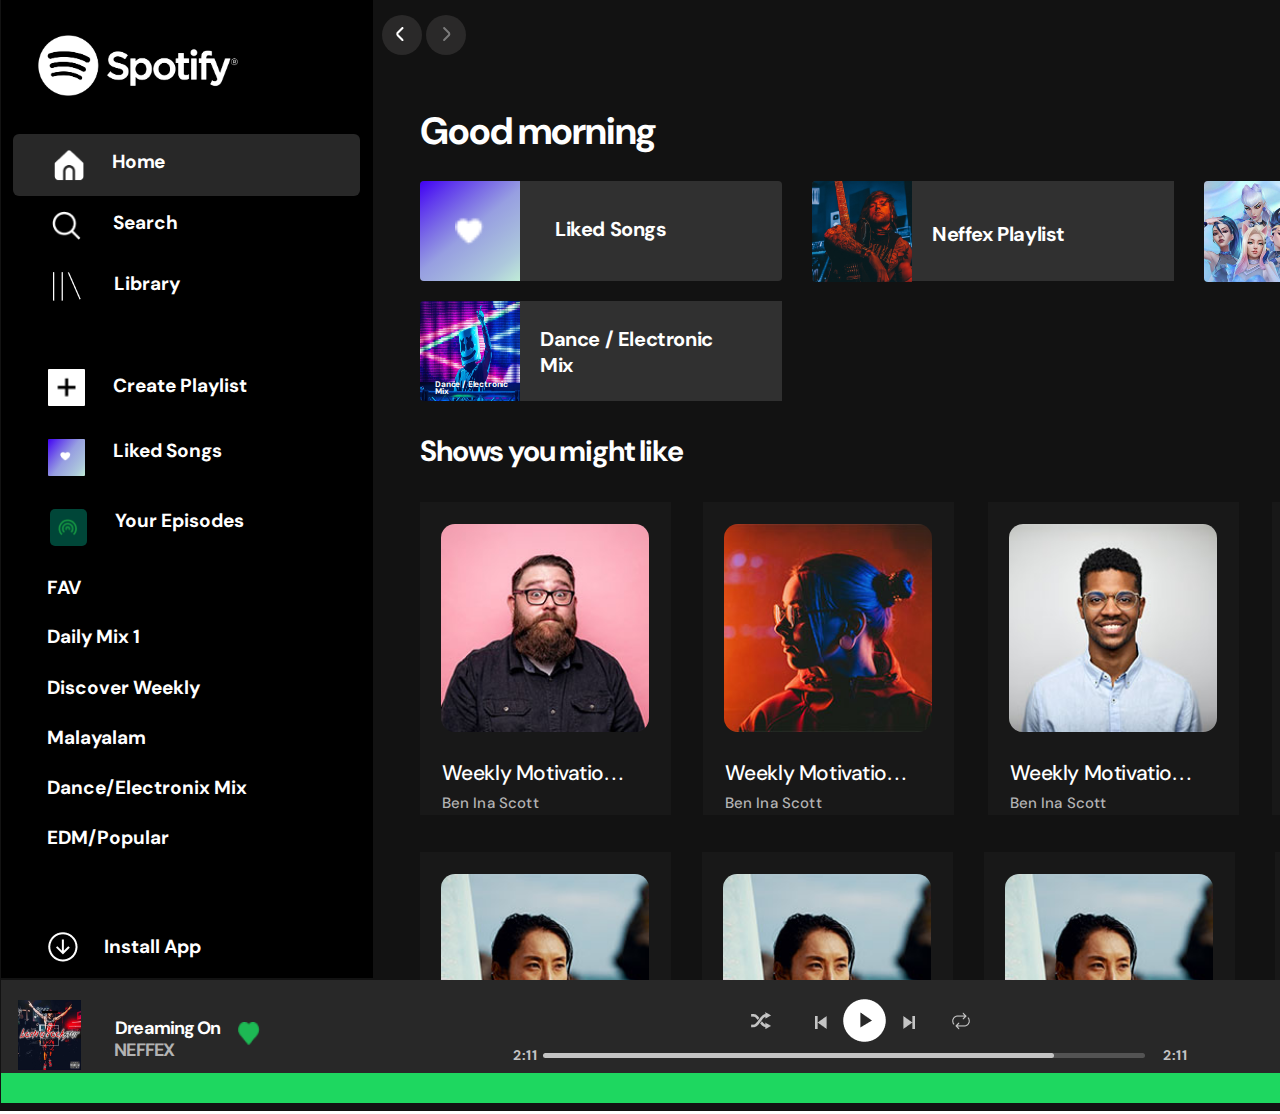
<file: index.html>
<!DOCTYPE html>
<html lang="en">
    <head>
        <meta charset="UTF-8">
        <meta name="viewport" content="width=device-width, initial-scale=1.0">
        <title>Spotify UI</title>
        <link rel="stylesheet" href="./styles.css">
        <link rel="stylesheet" href="https://cdn.jsdelivr.net/npm/boxicons@latest/css/boxicons.min.css">
    </head>
    <body>
        <div class="container">

            <div class="left-container">
                <img src="./Assets/Spotify logo.png" alt="logo">
                <div class="group1">
                    <div class="home">
                        <div class="image">
                            <img src="./Assets/fi-ss-home.png">
                        </div>
                        <div class="text">
                            <p>Home</p>
                        </div>
                    </div>
                    <div class="search">
                        <img src="./Assets/search png.png" alt>
                        <p>Search</p>
                    </div>
                    <div class="lib">
                        <img src="./Assets/library.png">
                        <p>Library</p>
                    </div>
                </div>
                <!-- Left Options Middle -->
                <div class="middle-op-container">
                    <div class="plus-container">
                        <img src="./Assets/fi-ss-plus-small.png" alt>
                        <p><a style="text-decoration: none; color: #ffffff;" href="./page2.html">Create Playlist</a></p>
                    </div>
                    <div class="heart-container">
                        <img src="./Assets/fi-ss-heart.png" alt>
                        <p>Liked Songs</p>
                    </div>
                    <div class="podcast-container">
                        <img src="./Assets/gg_media-podcast.png" alt>
                        <p>Your Episodes</p>
                    </div>
                </div>
                <!-- Playlist -->
                <div class="play-list">
                    <p id="fav">FAV</p>
                    <p id="daily">Daily Mix 1</p>
                    <p id="disc">Discover Weekly</p>
                    <p id="mal">Malayalam</p>
                    <p id="dan">Dance/Electronix Mix</p>
                    <p id="edm">EDM/Popular</p>
                </div>
                <div class="install-container">
                    <img src="./Assets/grommet-icons_install-option.png" alt>
                    <button>Install App</button>
                </div>
            </div>
            <!-- Right Section -->
            <div class="footer-container">
                <div class="album">
                    <img src="./Assets/album bottom.jpeg" alt>
                    <p id="dreaming">Dreaming On</p>
                    <p id="nefex">NEFFEX</p>
                    <img id="heartg" src="./Assets/heart green.png" alt>
                </div>
                <div class="player-options">
                    <img id="raphael_shuffle" src="./Assets/player icons/raphael_shuffle.png" alt="">
                    <div class="prev-container">
                        <img id="skip-prev" src="./Assets/player icons/bx_bx-skip-previous.png" alt="">
                    </div>
                    <div class="play-container">
                        <img id="play-btn" src="./Assets/player icons/gridicons_play.png" alt="">
                    </div>
                    <div class="next-container">
                        <img id="skip-next" src="./Assets/player icons/bx_bx-skip-previous.png" alt="">
                    </div>
                    <div class="repeat-container">
                        <img id="repeat" src="./Assets/player icons/fluent_arrow-repeat-all-20-regular.png" alt="">
                    </div>
                    <div class="progress-container">
                        <p id="first">2:11</p>
                        <p id="last">2:11</p>
                    </div>
                    <div class="pbar1">
                    </div>
                    <div class="pbar2">
                    </div>
                </div>
                <div class="right-options">
                    <div class="microphone-container">
                        <img src="./Assets/player option right/ph_microphone-stage.png" alt="">
                    </div>
                    <div class="queryque-container">
                        <img src="./Assets/player option right/carbon_query-queue.png" alt="">
                    </div>
                    <div class="laptop-container">
                        <img src="./Assets/player option right/carbon_laptop.png" alt="">
                    </div>
                    <div class="speaker-container">
                        <img src="./Assets/player option right/fluent_speaker-2-24-regular.png" alt="">
                    </div>
                    <div class="line-container">
                    </div>
                    <div class="arrow-diagonal-container">
                        <img src="./Assets/player option right/tabler_arrows-diagonal.png" alt="">
                    </div>
                </div>
                <div class="listening-devices">
                    <div class="foot-green">
                    </div>
                </div>
            </div>
            <div class="arrows-top-left">
                <button class="circle">
                    <img id="left-arr" src="./Assets/fi-rr-angle-small-left.png"
                        alt>
                </button>
                <button class="circle">
                    <img id="right-arr"
                        src="./Assets/fi-rr-angle-small-right.png" alt>
                </button>
            </div>
            <div class="user">
                <div class="user-container">
                    <img src="./Assets/user-img.png" alt>
                    <button>Angel</button>
                    <div class="caret-container">
                        <img src="./Assets/caret-down.png">
                    </div>
                </div>
            </div>
            <!-- Title & Playlist Section -->
            <section class="title-playlist">
                <p>Good morning</p>
                <div id="pl1" class="title-playlist-container">
                    <div class="heart-container">
                        <img src="./Assets/fi-ss-heart.png" alt>
                    </div>
                    <p>Liked Songs</p>
                </div>
                <div id="pl2" class="title-playlist-container">
                    <div class="plimg2-container">
                        <img src="./Assets/plimg2.jpeg" alt>
                    </div>
                    <p>Neffex Playlist</p>
                </div>
                <div id="pl3" class="title-playlist-container">
                    <div class="plimg3-container">
                        <img src="./Assets/plimg3.jpeg" alt>
                    </div>
                    <p>K/ DA</p>
                </div>
                <div id="pl4" class="title-playlist-container">
                    <div class="plimg4-container">
                        <img src="./Assets/plimg4.jpeg" alt>
                        <p>Dance / Electronic Mix</p>
                    </div>
                    <p>Dance / Electronic Mix</p>
                </div>
            </section>
            <p id="seeall">SEE ALL</p>
            <!-- HOME SECTION  -->
            <section class="home">
                <p>Shows you might like</p>
                <div class="artist-container">
                    <img src="./Assets/Artist 1.png" alt>
                    <p id="show-title">Weekly Motivatio<span>...</span></p>
                    <p id="show-speaker">Ben Ina Scott</p>
                </div>
                <div id="artist2" class="artist-container">
                    <img src="./Assets/Artist 2.png" alt>
                    <p id="show-title">Weekly Motivatio<span>...</span></p>
                    <p id="show-speaker">Ben Ina Scott</p>
                </div>
                <div id="artist3" class="artist-container">
                    <img src="./Assets/Artist 3.png" alt>
                    <p id="show-title">Weekly Motivatio<span>...</span></p>
                    <p id="show-speaker">Ben Ina Scott</p>
                </div>
                <div id="artist4" class="artist-container">
                    <img src="./Assets/Artist 4.png" alt>
                    <p id="show-title">Weekly Motivatio<span>...</span></p>
                    <p id="show-speaker">Ben Ina Scott</p>
                </div>
                <div id="artist5" class="artist-container">
                    <img src="./Assets/Artist 4.png" alt>
                    <p id="show-title">Weekly Motivatio<span>...</span></p>
                    <p id="show-speaker">Ben Ina Scott</p>
                </div>
                <div id="artist6" class="artist-container">
                    <img src="./Assets/Artist 4.png" alt>
                    <p id="show-title">Weekly Motivatio<span>...</span></p>
                    <p id="show-speaker">Ben Ina Scott</p>
                </div>
                <div id="artist7" class="artist-container">
                    <img src="./Assets/Artist 4.png" alt>
                    <p id="show-title">Weekly Motivatio<span>...</span></p>
                    <p id="show-speaker">Ben Ina Scott</p>
                </div>
                <div id="artist8" class="artist-container">
                    <img src="./Assets/Artist 4.png" alt>
                    <p id="show-title">Weekly Motivatio<span>...</span></p>
                    <p id="show-speaker">Ben Ina Scott</p>
                </div>
            </section>
        </div>
    </body>
</html>
</file>
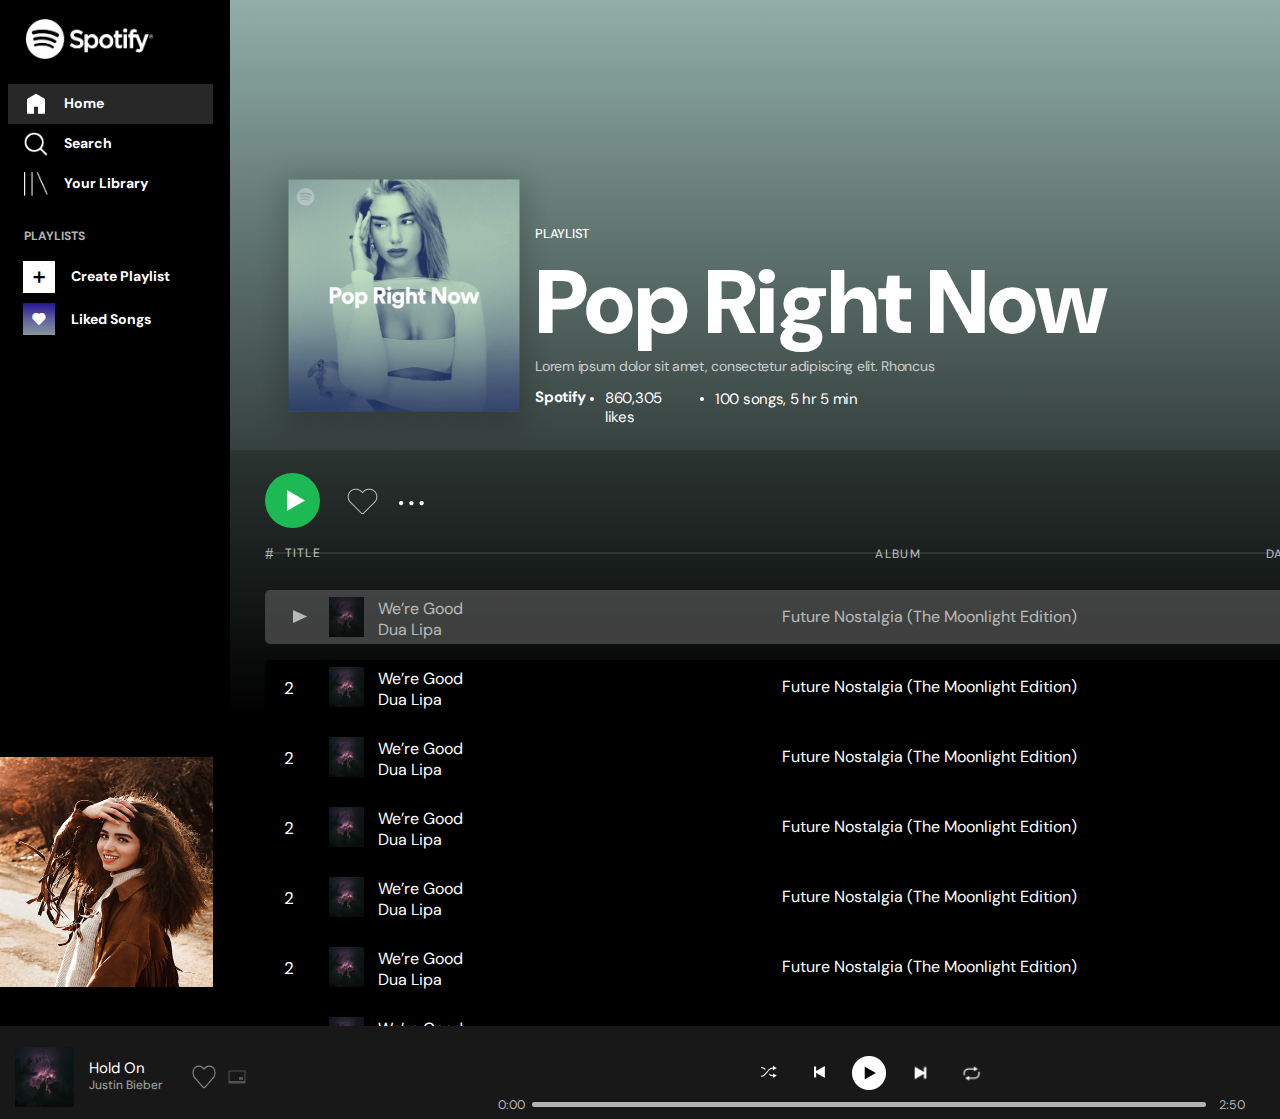
<file: page2.html>
<!DOCTYPE html>
<html lang="en">
    <head>
        <meta charset="UTF-8">
        <meta name="viewport" content="width=device-width, initial-scale=1.0">
        <title>Playlist</title>
        <link rel="stylesheet" href="./style2.css">
        <link rel="stylesheet"
            href="https://cdn.jsdelivr.net/npm/boxicons@latest/css/boxicons.min.css">

    </head>
    <body>
        <div class="container">
        </div>
        <div class="sidebar">
            <div class="logo">
                <img src="./Assets/Spotify logo.png" alt>
            </div>
            <div class="home-frame">
                <img src="./Assets/home2.png" alt>
                <button ><a style="text-decoration: none; color: #ffffff;" href="./index.html">Home</a></button>
            </div>
            <div class="search-frame">
                <img src="./Assets/search png.png" alt>
                <button>Search</button>
            </div>
            <div class="library-frame">
                <img src="./Assets/library.png" alt>
                <button>Your Library</button>
            </div>
            <p>PLAYLISTS</p>
            <div class="create-play">
                <div class="plus-container">
                    <i class='bx bx-plus'></i>
                </div>
                <p>Create Playlist</p>
            </div>
            <div class="liked-song">
                <div class="heart-container">
                    <i class='bx bxs-heart' style='color:#ffffff'></i>
                </div>
                <p>Liked Songs</p>
            </div>
            <img id="sidebar-girl" src="./Assets/page2/sidebar-girl.jpeg"
                alt>
        </div>
        <!-- MAIN SECTION -->
        <div class="hero-back">
            <div class="pop-right-now">
                <img
                    src="/Assets/page2/스크린샷 2021-03-16 오후 4.04 2.png"
                    alt>
                <p id="pllist">PLAYLIST</p>
                <p id="pllist-bold">Pop Right Now</p>
                <p id="pllist-lorem">Lorem ipsum dolor sit amet, consectetur
                    adipiscing elit. Rhoncus</p>
                <p id="pllist-spotify">Spotify</p>
                <p id="pllist-eclips1"></p>
                <p id="pllist-likes">860,305 likes</p>
                <p id="pllist-eclips2"></p>
                <p id="pllist-hrs">100 songs, 5 hr 5 min</p>
            </div>
        </div>
        <div class="rectangle17">
        </div>
        <div class="list-scroll">

            <div class="thumb-play-container">
                <button id="play-btn"><img src="./Assets/page2/btn/Vector.png"
                        alt></button>
                <button id="heart"><img src="./Assets/page2/ic/Subtract.png"
                        alt></button>
                <button id="dot3"><img src="./Assets/page2/ic/Group 15.png"
                        alt></button>
            </div>
            <div class="title-album-container">
                <div class="title-album-line"></div>
                <p id="title-hash">#</p>
                <p id="title-album-title">TITLE</p>
                <p id="title-album-album">ALBUM</p>
                <p id="title-album-date">DATE ADDED</p>
            </div>
            <!-- 1st list -->
            <div class="title-list-selected">
                <img id="title-list-play" src="./Assets/page2/btn/Vector.png"
                    alt>
                <img id="title-list-img1" src="./Assets/page2/title-list.jpeg"
                    alt>
                <p id="tl-song">We’re Good</p>
                <p id="tl-singer">Dua Lipa</p>
                <p id="tl-text">Future Nostalgia (The Moonlight Edition)</p>
                <p id="tl-dt">일 전</p>
                <div class="tl-heart-container"><img
                        src="./Assets/page2/ic/Subtract.png" alt></div>
                <p id="tl-time">2:45</p>
                <div class="tl-group-container"><img
                        src="./Assets/page2/ic/Group 15.png" alt></div>
            </div>
            <!-- 2 list -->
            <div id="tl2" class="title-list">
                <p id="tl-num-2">2</p>
                <img id="title-list-img1" src="./Assets/page2/title-list.jpeg"
                    alt>
                <p id="tl-song">We’re Good</p>
                <p id="tl-singer">Dua Lipa</p>
                <p id="tl-text">Future Nostalgia (The Moonlight Edition)</p>
                <p id="tl-dt">일 전</p>
                <p id="tl-time">2:45</p>
                <div class="tl-group-container"><img
                        src="./Assets/page2/ic/Group 15.png" alt></div>
            </div>
            <!-- 3 list -->
            <div id="tl3" class="title-list">
                <p id="tl-num-2">2</p>
                <img id="title-list-img1" src="./Assets/page2/title-list.jpeg"
                    alt>
                <p id="tl-song">We’re Good</p>
                <p id="tl-singer">Dua Lipa</p>
                <p id="tl-text">Future Nostalgia (The Moonlight Edition)</p>
                <p id="tl-dt">일 전</p>
                <p id="tl-time">2:45</p>
                <div class="tl-group-container"><img
                        src="./Assets/page2/ic/Group 15.png" alt></div>
            </div>
            <!-- 4 list -->
            <div id="tl4" class="title-list">
                <p id="tl-num-2">2</p>
                <img id="title-list-img1" src="./Assets/page2/title-list.jpeg"
                    alt>
                <p id="tl-song">We’re Good</p>
                <p id="tl-singer">Dua Lipa</p>
                <p id="tl-text">Future Nostalgia (The Moonlight Edition)</p>
                <p id="tl-dt">일 전</p>
                <p id="tl-time">2:45</p>
                <div class="tl-group-container"><img
                        src="./Assets/page2/ic/Group 15.png" alt></div>
            </div>
            <!-- 5 list -->
            <div id="tl5" class="title-list">
                <p id="tl-num-2">2</p>
                <img id="title-list-img1" src="./Assets/page2/title-list.jpeg"
                    alt>
                <p id="tl-song">We’re Good</p>
                <p id="tl-singer">Dua Lipa</p>
                <p id="tl-text">Future Nostalgia (The Moonlight Edition)</p>
                <p id="tl-dt">일 전</p>
                <p id="tl-time">2:45</p>
                <div class="tl-group-container"><img
                        src="./Assets/page2/ic/Group 15.png" alt></div>
            </div>
            <!-- 6 list -->
            <div id="tl6" class="title-list">
                <p id="tl-num-2">2</p>
                <img id="title-list-img1" src="./Assets/page2/title-list.jpeg"
                    alt>
                <p id="tl-song">We’re Good</p>
                <p id="tl-singer">Dua Lipa</p>
                <p id="tl-text">Future Nostalgia (The Moonlight Edition)</p>
                <p id="tl-dt">일 전</p>
                <p id="tl-time">2:45</p>
                <div class="tl-group-container"><img
                        src="./Assets/page2/ic/Group 15.png" alt></div>
            </div>
            <!-- 7 list -->
            <div id="tl7" class="title-list">
                <p id="tl-num-2">2</p>
                <img id="title-list-img1" src="./Assets/page2/title-list.jpeg"
                    alt>
                <p id="tl-song">We’re Good</p>
                <p id="tl-singer">Dua Lipa</p>
                <p id="tl-text">Future Nostalgia (The Moonlight Edition)</p>
                <p id="tl-dt">일 전</p>
                <p id="tl-time">2:45</p>
                <div class="tl-group-container"><img
                        src="./Assets/page2/ic/Group 15.png" alt></div>
            </div>
            <!-- 8 list -->
            <div id="tl8" class="title-list">
                <p id="tl-num-2">2</p>
                <img id="title-list-img1" src="./Assets/page2/title-list.jpeg"
                    alt>
                <p id="tl-song">We’re Good</p>
                <p id="tl-singer">Dua Lipa</p>
                <p id="tl-text">Future Nostalgia (The Moonlight Edition)</p>
                <p id="tl-dt">일 전</p>
                <p id="tl-time">2:45</p>
                <div class="tl-group-container"><img
                        src="./Assets/page2/ic/Group 15.png" alt></div>
            </div>
            <!-- 9 list -->
            <div id="tl8" class="title-list">
                <p id="tl-num-2">2</p>
                <img id="title-list-img1" src="./Assets/page2/title-list.jpeg"
                    alt>
                <p id="tl-song">We’re Good</p>
                <p id="tl-singer">Dua Lipa</p>
                <p id="tl-text">Future Nostalgia (The Moonlight Edition)</p>
                <p id="tl-dt">일 전</p>
                <p id="tl-time">2:45</p>
                <div class="tl-group-container"><img
                        src="./Assets/page2/ic/Group 15.png" alt></div>
            </div>
        </div>
        <footer class="footer-container">
            <div class="footer-left">
                <img src="./Assets/page2/title-list.jpeg" alt>
                <p id="footer-song">Hold On</p>
                <p id="footer-by-song">Justin Bieber</p>
                <img id="footer-heart" src="./Assets/page2/ic/Subtract.png" alt>
                <img id="footer-pip" src="./Assets/page2/ic/pip.png" alt>
            </div>
            <div class="footer-play-ara">
                <div class="play-progress">
                    <p id="pp-time">0:00</p>
                    <div id="pp-line"></div>
                    <p id="pp-time2">2:50</p>
                </div>
                <div class="play-btn-grp">
                    <img id="shuffle" src="./Assets/page2/btn/shuffle.png" alt>
                    <img id="back-btn" src="./Assets/page2/btn/back.png" alt>
                    <img id="play-btn" src="./Assets/page2/btn/play.png" alt>
                    <img id="forward-btn" src="./Assets/page2/btn/forward.png"
                        alt>
                    <img id="repeat-btn" src="./Assets/page2/btn/repeat.png"
                        alt>
                </div>
            </div>
            <div class="footer-right">
                <img id="query-queue" src="./Assets/carbon_query-queue.png" alt>
                <div class="device"><i class='bx bxs-speaker'
                        style='color:#ffffff'></i></div>
                <div class="sound"><i class='bx bx-volume-full'></i></div>
                <div class="sound-bar"></div>
            </div>
        </footer>
    </body>
</html>
</file>
<file: styles.css>
@import url('https://fonts.googleapis.com/css2?family=DM+Sans:ital,opsz,wght@0,9..40,100..1000;1,9..40,100..1000&family=Poppins:ital,wght@0,100;0,200;0,300;0,400;0,500;0,600;0,700;0,800;0,900;1,100;1,200;1,300;1,400;1,500;1,600;1,700;1,800;1,900&family=Roboto:ital,wght@0,100..900;1,100..900&display=swap');
*{
    padding: 0;
    margin: 0;
    box-sizing: border-box;
}
.container{
    width: 1728px;
    height: 1116.6px;
    position: absolute;
    top: -6px;
    left: 0px;
    border: 1px solid #0000;
    background: linear-gradient(180deg,#222222,#1F1F1F,#171717,#161616,#151515,#131313,#121212,#121212,#121212,#121212,#121212 0%);
}
.left-container{
    width: 371.8px;
    height: 982px;
    position: absolute;
    overflow-y: scroll;
    overflow-x: hidden;
    top: 1px;
    background-color: #000000;
}
.left-container img{
    width: 202.58px;
    height: 60.53px;
    top: 39.29px;
    left: 35.82px;
    position: absolute;
}
.group1{
    width: 347.1px;
    height: 170.46px;
    top: 138.11px;
    left: 12.35px;
    color: #fff;
    /* position: absolute; */
}
.group1 .home{
    width: 347.1px;
    height: 61.76px;
    display: flex;
    overflow-y: hidden;
    position: absolute;
    top: 138.11px;
    left: 12.35px;
    border-radius: 6px;
    background-color: #282828;
}
.group1 .home img{
    width: 29.65px;
    height: 32.12px;
    top: 15px;
    left: 40.76px;
    position: absolute;
}
.group1 .home .text p{
    width: 63px;
    height: 30.88px;
    top: 15.93px;
    left: 98.82px;
    position: absolute;
    font-family: "DM Sans", serif;
    font-weight: 700;
    font-size: 19px;
    line-height: 24.74px;
    color: #FFFFFF;
}
.group1 .search{
    width: 130.93px;
    /* display: flex; */
    height: 0px;
    top: 214.69px;
    left: 40.76px;
    position: absolute;
}
.group1 .search img{
    width:29.65px ;
    height: 29.65px;
    top: 0px;
    left: 10px;
    position: absolute;
}
.group1 .search p{
    width: 72.88px;
    height: 30.88px;
    top: 0px;
    left: 70.82px;
    position: absolute;
    font-family: "DM Sans";
    font-weight: 700;
    font-size: 19px;
    line-height: 24.74px;
    color: #FFFFFF;
}
.group1 .lib{
    width: 179.11px;
    height: 32.12px;
    top: 276.45px;
    left: 42px;
    position: absolute;
}
.group1 .lib img{
    width: 27.7px;
    height: 28.42px;
    top: 0;
    left: 10px;
    position: absolute;
}
.group1 .lib p{
    width: 122.29px;
    height: 30.88px;
    top: 0;
    left: 70.82px;
    position: absolute;
    font-family: "DM Sans";
    font-weight: 700;
    font-size: 19px;
    line-height: 24.74px;

}
.middle-op-container{
    width: 209.99px;
    height: 160.58px;
    top: 372.8px;
    left: 37.06px;
    position: absolute;
}
.middle-op-container .plus-container{
    width: 37.06px;
    height: 37.06px;
    top: 0px;
    left:10px;
    border-radius: 1px;
    position: absolute;
    background-color: #FFFFFF;
}
.middle-op-container .plus-container img{
    width: 100%;
    height: 100%;
    top: 0px;
    left: 0px;
    /* position: absolute; */
    color: #000000;
}
.middle-op-container .plus-container p{
    width: 148.23px;
    height: 30.88px;
    top: 5px;
    left: 65px;
    position: absolute;
    font-family: "DM Sans";
    font-weight: 700;
    font-size: 19px;
    line-height: 24.74px;
    color: #fff;
}
.middle-op-container .heart-container{
    width: 37.06px;
    height: 37.06px;
    top: 70px;
    left: 10.06px;
    position: absolute;
    border-radius: 1px;
    background: linear-gradient(127deg,#4000F4,#603AED,#7C6EE6,#979FE1,#A2B3DE,#ADC8DC,#C0ECD7);
}
.middle-op-container .heart-container img{
    width: 10.75px;
    height: 10.03px;
    position: absolute;
    top: 12px;
    left: 12px;
    color: #FFFFFF;
}
.middle-op-container .heart-container p{
    width: 123.52px;
    height: 30.88px;
    top: 0px;
    left: 65px;
    position: absolute;
    font-family: "DM Sans";
    font-weight: 700;
    font-size: 19px;
    line-height: 24.74px;
    color: #FFFFFF;
}
.middle-op-container .podcast-container{
    width: 37.06px;
    height: 37.06px;
    top: 140px;
    left: 12.06px;
    border-radius: 5px;
    position: absolute;
    background-color: #004638;
}
.middle-op-container .podcast-container img{
    width: 21px;
    height: 21px;
    top: 7px;
    left: 7px;
    position: absolute;
}
.middle-op-container .podcast-container p{
    width: 145.76px;
    height: 30.88px;
    top: 0px;
    left: 65px;
    color: #FFFFFF;
    font-family: "DM Sans";
    font-weight: 700;
    font-size: 19px;
    line-height: 24.74px;
    position: absolute;
}
.play-list{
    width: 213.69px;
    height: 277.92px;
    top: 580.32px;
    left: 37.06px;
    position: absolute;
}
.play-list #fav{
    width: 39.53px;
    height: 30.88px;
    top: 0px;
    left: 9px;
    font-family: "DM Sans";
    font-weight: 700;
    font-size: 19px;
    line-height: 24.74px;
    position: absolute;
    color: #FFFFFF;
}
.play-list #daily{
    width: 103.76px;
    height: 30.88px;
    top: 49px;
    left: 9px;
    font-family: "DM Sans";
    font-weight: 700;
    font-size: 19px;
    line-height: 24.74px;
    position: absolute;
    color: #FFFFFF;
}
.play-list #disc{
    width: 165.52px;
    height: 30.88px;
    top: 100px;
    left: 9px;
    font-family: "DM Sans";
    font-weight: 700;
    font-size: 19px;
    line-height: 24.74px;
    position: absolute;
    color: #FFFFFF;
}
.play-list #mal{
    width: 108.7px;
    height: 30.88px;
    top: 150px;
    left: 9px;
    font-family: "DM Sans";
    font-weight: 700;
    font-size: 19px;
    line-height: 24.74px;
    position: absolute;
    color: #FFFFFF;
}
.play-list #mal{
    width: 213.69px;
    height: 30.88px;
    top: 150px;
    left: 9px;
    font-family: "DM Sans";
    font-weight: 700;
    font-size: 19px;
    line-height: 24.74px;
    position: absolute;
    color: #FFFFFF;
}
.play-list #dan{
    width: 213.69px;
    height: 30.88px;
    top: 200px;
    left: 9px;
    font-family: "DM Sans";
    font-weight: 700;
    font-size: 19px;
    line-height: 24.74px;
    position: absolute;
    color: #FFFFFF;
}
.play-list #edm{
    width: 144.52px;
    height: 30.88px;
    top: 250px;
    left: 9px;
    font-family: "DM Sans";
    font-weight: 700;
    font-size: 19px;
    line-height: 24.74px;
    position: absolute;
    color: #FFFFFF;
}
.install-container{
    width: 170.46px;
    height: 30.88px;
    top: 936.06px;
    left: 37.06px;
    position: absolute;
}
.install-container img{
    width: 29.65px;
    height: 29.65px;
    top: 0px;
    left: 10px;
    position: absolute;
}
.install-container button{
    width: 108px;
    height: 30.88px;
    top: 0px;
    left:60px;
    font-family: "DM Sans";
    font-weight: 700;
    background: none;
    font-size: 19px;
    border: none;
    line-height: 24.74px;
    position: absolute;
    color: #FFFFFF;
}
.footer-container{
    width: 1728px;
    height: 112px;
    top: 985px;
    z-index: 99;
    position: absolute;
    background-color: #282828;
}
.footer-container .album{
    width: 224.88px;
    height: 70px;
    top: 20px;
    left: 17.09px;
    position: absolute;
}
.footer-container .album img{
    width: 62.97px;
    height: 70px;
    top: 0px;
    left: 0px;
    position: absolute;
}
.footer-container .album #dreaming{
    width: 109px;
    height: 19px;
    top: 17px;
    left: 97.15px;
    position: absolute;
    font-family: DM Sans;
    font-size: 18px;
    font-weight: 700;
    line-height: 23.44px;
    letter-spacing: -0.05em;
    text-align: left;
    text-underline-position: from-font;
    text-decoration-skip-ink: none;
    color: #FFFFFF;
}
.footer-container .album #nefex{
    width: 109px;
    height: 19px;
    top: 39px;
    left: 96.25px;
    position: absolute;
    font-family: DM Sans;
    font-size: 18px;
    font-weight: 700;
    line-height: 23.44px;
    letter-spacing: -0.05em;
    text-align: left;
    text-underline-position: from-font;
    text-decoration-skip-ink: none;
    color:#B3B3B3;
}
.footer-container .album #heartg{
    width: 21.59px;
    height: 24px;
    top: 22px;
    left: 220.39px;
    position: absolute;
}
.player-options{
    width: 704px;
    height: 80px;
    position: absolute;
    top: 15px;
    left: 512px;
}
.player-options #raphael_shuffle{
    width: 24px;
    height: 24px;
    position: absolute;
    top: 14px;
    left: 236px;
}
.player-options .prev-container{
    width: 31px;
    height: 31px;
    position: absolute;
    top: 14px;
    left: 283px;
    gap: 0px;
    opacity: 0px;
}

.player-options .prev-container #skip-prev{
    width: 100%;
    height: 100%;
    top: -2px;
    font-size: 30px;
    left: 10px;
    gap: 0px;
    position: absolute;
    opacity: 0px;
    color: #C4C4C4;
    rotate: 180deg;
}

.player-options .play-container{
    width: 51px;
    height: 51px;
    position: absolute;
    top: 0px;
    left: 326px;
}
.player-options .next-container{
    width: 31px;
    height: 31px;
    position: absolute;
    top: 14px;
    left: -33px;
    
    gap: 0px;
    opacity: 0px;
}
.player-options .repeat-container{
    width: 22px;
    height: 22px;
    position: absolute;
    top: 15px;
    left: 437px;
    gap: 0px;
    opacity: 0px;
}
.footer-container .right-options{
    width: 270.76px;
    height: 32px;
    position: absolute;
    top: 38px;
    left: 1431.15px;
    gap: 0px;
    opacity: 0px;
}
.footer-container .right-options .microphone-container{
    width: 17.19px;
    height: 18.91px;
    position: absolute;
    top: 0px;
    left: 0px;
    gap: 0px;
    opacity: 0px;
    rotate: 13.85deg;

}
.footer-container .right-options .queryque-container{
    width: 28.79px;
    height: 32px;
    position: absolute;
    top: -10px;
    left: 31px;
    gap: 0px;
    opacity: 0px;
}
.footer-container .right-options .laptop-container{
    width: 21.59px;
    height: 24px;
    position: absolute;
    top: -4px;
    left: 75.12px;
    gap: 0px;
    opacity: 0px;
}
.footer-container .right-options .laptop-container img{
    height: 100%;
    width: 100%;
}
.footer-container .right-options .speaker-container{
    width: 21.59px;
    height: 24px;
    position: absolute;
    top: -4px;
    left: 110px;
    gap: 0px;
    opacity: 0px;
}
.footer-container .right-options .speaker-container img{
    height: 100%;
    width: 100%;
}

.footer-container .right-options .microphone-container img{
   width: 100%;
   height: 100%;
}
.footer-container .right-options .line-container{
    width: 104.35px;
    height: 5px;
    position: absolute;
    top: 5px;
    left: 140px;
    gap: 0px;
    border-radius: 2.5px;
    opacity: 0px;
    background-color: #C4C4C4;
}
.footer-container .right-options .arrow-diagonal-container{
    width: 21.59px;
    height: 24px;
    position: absolute;
    top: -4px;
    left: 260px;
    gap: 0px;
    opacity: 0px;

}
.footer-container .progress-container p{
    width: 31px;
    height: 19px;
    position: absolute;
    top: 51px;
    left: 0px;
    font-family: "DM Sans";
    font-size: 14px;
    font-weight: 700;
    line-height: 18.23px;
    letter-spacing: 0.04em;
    text-align: left;
    text-underline-position: "from-font";
    text-decoration-skip-ink: none;
    color: #C4C4C4;
}
.footer-container .progress-container #last{
    width: 31px;
    height: 19px;
    position: absolute;
    top: 51px;
    left: 650px;
    font-family: "DM Sans";
    font-size: 14px;
    font-weight: 700;
    line-height: 18.23px;
    letter-spacing: 0.04em;
    text-align: left;
    text-underline-position: "from-font";
    text-decoration-skip-ink: none;
    color: #C4C4C4;
}
.footer-container .pbar1{
    width: 511px;
    height: 5px;
    position: absolute;
    top: 58px;
    left: 30px;
    border-radius: 2.5px;
    background-color: #C4C4C4;
    z-index: 99;
}
.footer-container .pbar2{
    width: 511px;
    height: 5px;
    position: absolute;
    top: 58px;
    left: 121px;
    border-radius: 2.5px;
    background-color:#535353;
}
.player-options .next-container #skip-next{
    width: 31px;
    height: 31px;
    left: 925px;
    gap: 0px;
    opacity: 0px;
    top: -2px;
    position: absolute;
    left: 413px;
    gap: 0px;
    opacity: 0px;
    color: #C4C4C4;
}

.listening-devices{
    width: 1728px;
    height: 41px;
    position: absolute;
    top: 93px;
}
.listening-devices .foot-green{
    width: 1728px;
    height: 30px;
    top: 0px;
    position: absolute;
    background-color: #1ED760;
}

.arrows-top-left{
    width: 100px;
    height: 40px;
    position: absolute;
    top: 20px;
    left: 381px;
}
.arrows-top-left .circle{
    width: 40px;
    height: 40px;
    border-radius: 50%;
    border: none;
    background-color: #2a2929;
}
.arrows-top-left .circle #left-arr{
    width: 24px;
    height: 24px;
    top: 7px;
    left: 6px;
    position: absolute;
}
.arrows-top-left .circle #right-arr{
    width: 24px;
    height: 24px;
    top: 7px;
    left: 52px;
    position: absolute;
}
.user{
    width: 147px;
    height: 41px;
    position: absolute;
    top: 16px;
    left: 1561px;   
}
.user .user-container{
    width: 147px;
    height: 41px;
    top: 0px;
    left: 0px;
    position: absolute;
    border-radius: 33px;
    background-color: #0A0A0A;
}
.user .user-container img{
    width: 37px;
    height: 37px;
    position: absolute;
    top: 2px;
    left: 2px;
    border-radius: 33px;
}
.user .user-container button{
    width: 75px;
    height: 31px;
    position: absolute;
    top: 4px;
    left:35px;
    background: none;
    border:none;
    color: #FFFFFF;
    font-family: DM Sans;
    font-size: 20px;
    font-weight: 700;
    line-height: 26.04px;
    letter-spacing: -0.02em;
    text-align: center;
    text-underline-position: from-font;
    text-decoration-skip-ink: none;
}
.user .user-container .caret-container{
    width: 21px;
    height: 21px;
    position: absolute;
    top: 24px;
    left: 69px;
}
.user .user-container .caret-container img{
    width: 12.25px;
    height: 6.59px;
    position: absolute;
    top: -7px;
    left: 44.38px;
}
.title-playlist p{
    width: 280px;
    height: 56px;
    position: absolute;
    top: 112px;
    left: 419px;
    color: #FFFFFF;
    font-family: DM Sans;
    font-size: 38px;
    font-weight: 700;
    line-height: 49.48px;
    letter-spacing: -0.03em;
    text-align: left;
    text-underline-position: from-font;
    text-decoration-skip-ink: none;
}
.title-playlist .title-playlist-container{
    width: 362px;
    height: 100px;
    background-color: #303030;
    position: absolute;
    top: 186px;
    left: 419px;
    border-radius: 4px;
}
.title-playlist .title-playlist-container .heart-container{
    width: 100px;
    height: 100px;
    top: 0px;
    left: 0px;
    position: absolute;
    border-radius: 4px 0px 0px 4px;
    background: linear-gradient(-220deg,#4000F4,#603AED,#7C6EE6,#979FE1,#A2B3DE,#ADC8DC,#C0ECD7);
}
.title-playlist .title-playlist-container .heart-container img{
    width: 29px;
    height: 29px;
    top: 35px;
    left: 35px;
    position: absolute;
    gap: 0px;
}
.title-playlist .title-playlist-container p{
    width: 120px;
    height: 26px;
    top: 35px;
    left: 135px;
    position: absolute;
    font-family: DM Sans;
    font-size: 20px;
    font-weight: 700;
    line-height: 26.04px;
    letter-spacing: -0.02em;
    text-align: left;
    text-underline-position: from-font;
    text-decoration-skip-ink: none;
    color: #FFFFFF;
}
.title-playlist #pl2{
    position: absolute;
    left: 811px;
    border-radius: 4px 0px 0px 4px;
}
.title-playlist #pl2 .plimg2-container img{
    width: 99.72px;
    height: 101px;
    position: absolute;
    top: 0px;
    left: 0px;
    border-radius: 4px 0px 0px 4px;
}
.title-playlist #pl2 p{
    width: 144px;
    height: 26px;
    top:40px;
    left: 120px;
    position: absolute;
}
.title-playlist #pl3{
    position: absolute;
    left: 1203px;
    border-radius: 4px 0px 0px 4px;
}
.title-playlist #pl3 .plimg3-container img{
    width: 99.72px;
    height: 101px;
    position: absolute;
    top: 0px;
    left: 0px;
    border-radius: 4px 0px 0px 4px;
}
.title-playlist #pl3 p{
    width: 144px;
    height: 26px;
    top:40px;
    left: 120px;
    position: absolute;
}
.title-playlist #pl4{
    position: absolute;
    top: 306px;
    left: 419px;
    border-radius: 4px 0px 0px 4px;
}
.title-playlist #pl4 .plimg4-container img{
    width: 100px;
    height: 100%;
    position: absolute;
    top: 0px;
    left: 0px;
    border-radius: 4px 0px 0px 4px;
}
.title-playlist #pl4 p{
    width: 181px;
    height: 26px;
    top:25px;
    left:120px;
    position: absolute;
}
.title-playlist #pl4 .plimg4-container p{
    width: 75.31px;
    height: 14px;
    top:80px ;
    left: 15px;
    position: absolute;
    font-family: DM Sans;
    font-size: 8.32px;
    font-weight: 700;
    line-height: 7px;
    letter-spacing: -0.02em;
    text-align: left;
    text-underline-position: "from-font";
    text-decoration-skip-ink: none;
}
/* SHOWS MAY YOU LIKE CSS */
.home{
    width: 1103.07px;
    height: 664px;
    position: absolute;
    top: 438px;
    overflow-y: scroll;
    left: 419px;
}
.home p{
    width:304.6px;
    height: 60.96px;
    top: 0px;
    left: 0px;
    position: absolute;
    font-family: "DM Sans";
    font-size: 29px;
    font-weight: 700;
    line-height: 37.76px;
    letter-spacing: -0.04em;
    text-align: left;
    color: #FFFFFF;
    text-underline-position: "from-font";
    text-decoration-skip-ink: none;
}
#seeall{
    width: 80px;
    height: 22px;
    top: 445px;
    left: 1611px;
    position: absolute;
    font-family: "DM Sans";
    color: #B3B3B3;
    font-size: 17px;
    font-weight: 700;
    line-height: 22.13px;
    letter-spacing: 0.04em;
    text-align: left;
    text-underline-position: "from-font";
    text-decoration-skip-ink: none;
}
.home .artist-container{
    width: 251.29px;
    height: 313.52px;
    position: absolute;
    top:68.58px;
    left: 0px;
    background-color: #181818;
}
.home .artist-container img{
    width: 207.78px;
    height: 207.93px;
    position: absolute;
    top: 22px;
    left: 21px;
    border-radius: 14px;
}
.home .artist-container #show-title{
    width: 211.04px;
    height: 27.22px;
    position: absolute;
    top: 258px;
    left: 21.76px;
    gap: 0px;
    opacity: 0px;
    font-family: "DM Sans";
    font-size: 21px;
    font-weight: 500;
    line-height: 27.34px;
    letter-spacing: -0.02em;
    text-align: left;
    text-underline-position: "from-font";
    text-decoration-skip-ink: none;    
}
.home .artist-container #show-title span{
    font-family:" DM Sans";
    font-size: 21px;
    font-weight: 500;
    line-height: 27.34px;
    letter-spacing: 0.09em;
    text-align: left;
    text-underline-position: from-font;
    text-decoration-skip-ink: none;
}
.home .artist-container #show-speaker{
    width: 211.04px;
    height: 27.22px;
    position: absolute;
    top: 292px;
    left: 21.76px;
    gap: 0px;
    opacity: 0px;
    font-family:"DM Sans";
    font-size: 15px;
    font-weight: 500;
    line-height: 19.53px;
    letter-spacing: 0.01em;
    text-align: left;
    text-underline-position: from-font;
    text-decoration-skip-ink: none;
    color: #B3B3B3;
}
.home #artist2{
    left: 283px;
    position: absolute;
}
.home #artist3{
    left: 567.85px;
    position: absolute;
}
.home #artist4{
    left: 851.78px;
    position: absolute;
}
.home #artist5{
    height: 250px;
    position: absolute;
    top: 419px;
    z-index: 1;
    left: 0px;
    overflow: hidden;
}
.home #artist6{
    height: 250px;
    position: absolute;
    top:419px;
    z-index: 1;
    left:282px;
    overflow: hidden;
}
.home #artist7{
    height: 250px;
    position: absolute;
    top:419px;
    z-index: 1;
    left:564px;
    overflow: hidden;
}
.home #artist8{
    height: 250px;
    position: absolute;
    top:419px;
    z-index: 1;
    left:855px;
    overflow: hidden;
}
</file>
<file: style2.css>
@import url('https://fonts.googleapis.com/css2?family=DM+Sans:ital,opsz,wght@0,9..40,100..1000;1,9..40,100..1000&family=Poppins:ital,wght@0,100;0,200;0,300;0,400;0,500;0,600;0,700;0,800;0,900;1,100;1,200;1,300;1,400;1,500;1,600;1,700;1,800;1,900&family=Roboto:ital,wght@0,100..900;1,100..900&display=swap');

*{
    padding: 0;
    margin: 0;
    /* box-sizing: border-box; */
}
/* .parent-playlist-container{
    width: 2000px;
    height: 1173px;
    position: absolute;
    gap: 0px;
    opacity: 0px;
    left: 0px;
    z-index: -99;
    background-color: #000000;
} */
.container{
    width: 1728px;
    height: 1081px;
    position: absolute;
    top: 0px;
    left: 230px;
    gap: 0px;
    opacity: 0px;
    background-color: #000;
}
.sidebar{
    width: 230px;
    overflow-y: scroll;
    height: 1080px;
    background-color: #000;
}
.sidebar .logo{
    width: 131px;
    height: 40px;
    position: absolute;
    top: 19px;
    left: 24px;
}
.sidebar .logo img{
    width: 129.15px;
    height: 39.41px;
    position: absolute;
    top: 0.47px;
    left: 0.92px;
    gap: 0px;
    opacity: 0px;
}
.sidebar .home-frame{
    width: 205px;       
    height: 40px;
    position: absolute;
    top: 84px;
    left: 8px;
    background-color: #282828;
}
.sidebar .home-frame img{
    width: 24px;
    height: 24px;
    position: absolute;
    top: 8px;
    left: 16px;
}
.sidebar .home-frame button{
    background: none;
    width: 39px;
    height: 16px;
    border: none;
    outline: none;
    position: absolute;
    top: 11px;
    left: 56px;
    font-family: "DM Sans";
    font-size: 14px;
    font-weight: 700;
    line-height: 16px;
    color: #fff;
    text-align: left;
    text-underline-position: "from-font";
    text-decoration-skip-ink: none;
}
.sidebar .search-frame{
    width: 216px;
    height: 40px;
    position: absolute;
    top: 124px;
    left: 8px;
    gap: 0px;
    opacity: 0px;
}
.sidebar .search-frame img{
    width: 24px;
    height: 24px;
    position: absolute;
    top: 8px;
    left: 16px;
    gap: 0px;
    opacity: 0px;
}
.sidebar .search-frame button{
    background: none;
    width: 45px;
    height: 16px;
    border: none;
    outline: none;
    position: absolute;
    top: 11px;
    left: 56px;
    font-family: "DM Sans";
    font-size: 14px;
    font-weight: 700;
    line-height: 16px;
    color: #fff;
    text-align: left;
    text-underline-position: "from-font";
    text-decoration-skip-ink: none;
}
.sidebar .library-frame{
    width: 216px;
    height: 40px;
    position: absolute;
    top: 164px;
    left: 8px;
    gap: 0px;
    opacity: 0px;
}
.sidebar .library-frame img{
    width: 24px;
    height: 24px;
    position: absolute;
    top: 8px;
    left: 16px;
    gap: 0px;
    opacity: 0px;
}
.sidebar .library-frame button{
    background: none;
    width: 84px;
    height: 16px;
    border: none;
    outline: none;
    position: absolute;
    top: 11px;
    left: 56px;
    font-family: "DM Sans";
    font-size: 14px;
    font-weight: 700;
    line-height: 16px;
    color: #fff;
    text-align: left;
    text-underline-position: "from-font";
    text-decoration-skip-ink: none;
}
.sidebar p{
    width: 72px;
    height: 16px;
    position: absolute;
    top: 228px;
    left: 24px;
    gap: 0px;
    opacity: 0px;
    font-family: "DM Sans";
    font-size: 12px;
    font-weight: 700;
    line-height: 16px;
    /* letter-spacing: 1.2000000476837158px; */
    text-align: left;
    text-underline-position: from-font;
    text-decoration-skip-ink: none;
    color: #B3B3B3;
}
.create-play{
    width: 230px;
    position: absolute;
    height: 42px;
    top: 256px;
    gap: 0px;
    opacity: 0px;
}
.create-play .plus-container{
    width: 32px;
    height: 32px;
    position: absolute;
    background-color: #fff;
    top: 5px;
    left: 23px;
    gap: 0px;
    opacity: 0px;
}
.create-play .plus-container i{
    width: 14px;
    height: 14px;
    position: absolute;
    font-size: large;
    font-weight: 800;
    top: 7px;
    left: 7px;
    gap: 0px;
    opacity: 0px;

}
.create-play p{
    width: 120.17px;
    height: 16px;
    position: absolute;
    top: 12px;
    left: 71.38px;
    gap: 0px;
    opacity: 0.7px;
    font-family: "DM Sans";
    font-size: 14px;
    font-weight: 700;
    line-height: 16px;
    color: #FFFFFF;
    text-align: left;
    text-underline-position: from-font;
    text-decoration-skip-ink: none;

}
.liked-song{
    width: 230px;
    height: 42px;
    position: absolute;
    top: 298px;
    gap: 0px;
    opacity: 0px;
}
.liked-song .heart-container{
    width: 32px;
    height: 32px;
    position: absolute;
    top: 5px;
    left: 23px;
    gap: 0px;
    display: flex;
    justify-content: center;
    align-items: center;
    opacity: 0px;
    background: linear-gradient(180deg,#27148F,#605F9E,#86979A);
}
.liked-song p{
    width: 100.31px;
    height: 16px;
    position: absolute;
    top: 13px;
    left: 71.38px;
    gap: 0px;
    opacity: 0.7px;
    font-family: "DM Sans";
    font-size: 14px;
    font-weight: 700;
    line-height: 16px;
    text-align: left;
    text-underline-position: from-font;
    color: #FFFFFF;
    text-decoration-skip-ink: none;
}
.sidebar #sidebar-girl{
    width: 213px;
    height: 230px;
    position: absolute;
    top: 757px;
    gap: 0px;
    opacity: 0px;
}
.hero-back{
    width: 1728px;
    height: 719px;
    /* overflow-y: scroll; */
    position: absolute;
    top: 0px;
    left: 230px;
    gap: 0px;
    opacity: 0px;

    background: linear-gradient(#90AEA7,#000000);
}
.hero-back .pop-right-now{
    width: 230.97px;
    height: 233.07px;
    position: absolute;
    top: 145.92px;
    left: 20px;
    gap: 0px;
    opacity: 0px;
    /* box-shadow: 0px 6px 32px 6px #00000033; */
}
.hero-back .pop-right-now #pllist{
    width: 57px;
    height: 16px;
    position: absolute;
    top: 80px;
    left: 285.22px;
    font-family: "DM Sans";
    font-size: 13px;
    font-weight: 500;
    line-height: 16.44px;
    letter-spacing: -0.02em;
    text-align: left;
    text-underline-position: from-font;
    text-decoration-skip-ink: none;
    color: #FFFFFF;
}
.hero-back .pop-right-now #pllist-bold{
    width: 607px;
    height: 114px;
    position: absolute;
    top: 100px;
    left: 285.22px;
    font-family: "DM Sans";
    font-size: 90px;
    font-weight: 900;
    line-height: 113.85px;
    letter-spacing: -0.02em;
    text-align: left;
    text-underline-position: from-font;
    text-decoration-skip-ink: none;
    color: #FFFFFF;
}
.hero-back .pop-right-now #pllist-lorem{
   width: 421.26px; 
   height: 21px;
   position: absolute;
   top: 210px;
   left: 285.22px;
   opacity: 0.7;
   font-family: "DM Sans";
    font-size: 14px;
    font-weight: 400;
    line-height: 20.57px;
    color: #FFFFFF;
    letter-spacing: -0.02em;
    text-align: left;
    text-underline-position: from-font;
    text-decoration-skip-ink: none;
}
.hero-back .pop-right-now #pllist-spotify{
    width: 49px;
    height: 22px;
    position: absolute;
    top: 240px;
    left: 285.22px;
    gap: 0px;
    opacity: 0px;
    font-family: "DM Sans";
    font-size: 15px;
    font-weight: 700;
    line-height: 22.03px;
    letter-spacing: -0.02em;
    text-align: left;
    text-underline-position: from-font;
    text-decoration-skip-ink: none;
    color: #FFFFFF;
}
.hero-back .pop-right-now #pllist-eclips1{
    width: 4px;
    height: 4px;
    position: absolute;
    top: 251px;
    left: 340.22px;
    border-radius: 50%;
    gap: 0px;
    opacity: 0.7px;    
    background-color: #FFFFFF;
}
.hero-back .pop-right-now #pllist-eclips2{
    width: 4px;
    height: 4px;
    position: absolute;
    top: 251px;
    left: 450.22px;
    border-radius: 50%;
    gap: 0px;
    opacity: 0.7px;    
    background-color: #FFFFFF;
}
.hero-back .pop-right-now #pllist-likes{
    width: 90px;
    height: 19px;
    position: absolute;
    top: 243px;
    left: 355px;
    gap: 0px;
    opacity: 0.7px;    
    font-family: "DM Sans";
    font-size: 15px;
    font-weight: 400;
    line-height: 18.97px;
    letter-spacing: -0.02em;
    text-align: left;
    text-underline-position: from-font;
    text-decoration-skip-ink: none;
    color: #FFFFFF;
}
.hero-back .pop-right-now #pllist-hrs{
    width: 145px;
    height: 19px;
    position: absolute;
    top: 244px;
    left: 465px;
    gap: 0px;
    opacity: 0.7px;
    font-family: "DM Sans";
    font-size: 15px;
    font-weight: 400;
    line-height: 18.97px;
    letter-spacing: -0.02em;
    text-align: left;
    color: #FFFFFF;
    text-underline-position: from-font;
    text-decoration-skip-ink: none;      
}
.rectangle17{
    width: 1728px;
    height: 585px;
    overflow-y: scroll;
    position: absolute;
    top: 450px;
    left: 230px;
    gap: 0px;
    opacity: 0.2;
    z-index: 1;
    background-color: #000;
}
.list-scroll{
    width: 1728px;
    height: 585px;
    position: absolute;
    top: 450px;
    left: 230px;
    z-index: 99;
    overflow-y: scroll;
    overflow-x: hidden;
}
.thumb-play-container{
    width: 55px;
    height: 55px;
    position: absolute;
    top: 23px;
    left: 35px;
    border: none;
    outline: none;
    gap: 0px;
    /* z-index: ;   */
}
.thumb-play-container #play-btn{
    width: 55px;
    height: 55px;
    background-color: #1DB954;
    gap: 0px;
    border-radius: 687px;
    z-index: 10;
    outline:none;
    border: none;
}
.thumb-play-container #play-btn img{
    width: 18px;
    height: 21px;
    position: absolute;
    top: 17px;
    left: 22px;
    color: #FFFFFF;
}
.thumb-play-container #heart{
    border: none;
    width: 46px;
    height: 46px;
    position: absolute;
    top: 7px;
    background: none;
    left: 74px;
}
.thumb-play-container #dot3{
    border: none;
    width: 46px;
    height: 46px;
    position: absolute;
    top: 5px;
    background: none;
    left: 123px;
}
.title-album-container{
    width: 1688px;
    height: 34.16px;
    position: absolute;
    top: 80px;
    left: 35px;
    gap: 0px;
    border: 1px 0px 0px 0px;
    opacity: 0px;
}
#title-hash{
    width: 10.8px;
    height: 19.65px;
    position: absolute;
    top: 14.51px;
    left: 0.3px;
    gap: 0px;
    color: #FFFFFF;
    opacity: 0.7;
}
.title-album-line{
    width: 1633px;
    height: 0px;
    position: absolute;
    top: 22px;
    left: 0px;
    gap: 0px;
    border: 1px;
    color: #FFFFFF;
    border: 1px solid #fff;
    opacity: 0.1;
}
#title-album-title{
    width: 33.3px;
    height: 15.51px;
    position: absolute;
    top: 16px;
    left: 19.5px;
    gap: 0px;
    opacity: 0.7;
    font-family: "DM Sans";
    font-size: 12px;
    font-weight: 400;
    line-height: 15.18px;
    letter-spacing: 0.11em;
    text-align: left;
    text-underline-position: from-font;
    text-decoration-skip-ink: none;
    color: #FFFFFF;
}
#title-album-album{
    width: 42.3px;
    height: 15.51px;
    position: absolute;
    top: 16.61px;
    left: 610.3px;
    gap: 0px;
    opacity: 0.7;
    font-family: "DM Sans";
    font-size: 12px;
    color: #FFFFFF;
    font-weight: 400;
    line-height: 15.18px;
    letter-spacing: 0.11em;
    text-align: left;
    text-underline-position: from-font;
    text-decoration-skip-ink: none;  
}
#title-album-date{
    width: 85.3px;
    height: 15.51px;
    position: absolute;
    top: 16.61px;
    left: 1000.6px;
    gap: 0px;
    opacity: 0.7;
    color: #FFFFFF;
    font-family: "DM Sans";
    font-size: 12px;
    font-weight: 400;
    line-height: 15.18px;
    letter-spacing: 0.11em;
    text-align: left;
    text-underline-position: from-font;
    text-decoration-skip-ink: none;
        
}
.title-list-selected{
    width: 1675px;
    height: 54px;
    position: absolute;
    top: 140px;
    left: 35px;
    border-radius: 5px;
    background-color: #545454;
    gap: 0px;
    opacity: 0.7;
}
.title-list-selected #title-list-play{
    width: 14.08px;
    height: 12.54px;
    position: absolute;
    top: 20px;
    left: 27.6px;
    color: #FFFFFF;
    gap: 0px;
    opacity: 0px;  
}
#title-list-img1{
    width: 35.62px;
    position: absolute;
    height: 40px;
    top: 7px;
    left: 63.63px;
    gap: 0px;
    opacity: 0px;
}
#tl-song{
    width: 89.68px;
    height: 19px;
    position: absolute;
    top: 10px;
    left: 113.49px;
    gap: 0px;
    opacity: 0px;
    font-family: "DM Sans";
    font-size: 16px;
    font-weight: 400;
    line-height: 18.19px;
    color: #FFFFFF;
    text-align: left;
    text-underline-position: from-font;
    text-decoration-skip-ink: none;
}
#tl-singer{
    width: 89.68px;
    height: 19px;
    position: absolute;
    top: 31px;
    left: 113.49px;
    gap: 0px;
    opacity: 0px;
    font-family: "DM Sans";
    font-size: 16px;
    font-weight: 400;
    line-height: 18.19px;
    color: #FFFFFF;
    text-align: left;
    text-underline-position: from-font;
    text-decoration-skip-ink: none;
}
#tl-text{
    width: 300.83px;
    height: 18px;
    position: absolute;
    top: 18px;
    left: 517px;
    gap: 0px;
    opacity: 0px;
    font-family: "DM Sans";
    font-size: 16px;
    font-weight: 400;
    line-height: 18.19px;
    color: #FFFFFF;
    text-align: left;
    text-underline-position: from-font;
    text-decoration-skip-ink: none;
}
#tl-dt{
    width: 37.82px;
    height: 21px;
    position: absolute;
    top: 16px;
    left: 1020.3px;
    gap: 0px;
    opacity: 0.7px;
    font-family: "DM Sans";
    font-size: 14px;
    color: #FFFFFF;
    font-weight: 400;
    line-height: 20.72px;
    text-align: left;
    text-underline-position: from-font;
    text-decoration-skip-ink: none;
    
}
.tl-heart-container{
    width: 21.37px;
    height: 24px;
    position: absolute;
    top: 16px;
    left: 1345.37px;
    gap: 0px;
    opacity: 0px;
}
.tl-heart-container img{
    width: 17.07px;
    height: 13.83px;
    position: absolute;
    top: 4px;
    left: 3px;
    gap: 0px;
    border: 1px 0px 0px 0px;
    opacity: 0.7px;
}
#tl-time{
    width: 26.71px;
    height: 19px;
    position: absolute;
    top: 17px;
    left: 1382.77px;
    font-family: "DM Sans";
    color: #FFFFFF;
    font-size: 15px;
    font-weight: 400;
    line-height: 18.97px;
    text-align: left;
    text-underline-position: from-font;
    text-decoration-skip-ink: none;
    gap: 0px;
    opacity: 0.7px;

}
.tl-group-container{
    width: 21.37px;
    height: 24px;
    position: absolute;
    top: 13px;
    left: 1420.17px;
    gap: 0px;
    opacity: 0px;
}
.tl-group-container img{
    width: 15.42px;
    height: 3px;
    position: absolute;
    top: 10.5px;
    left: 4.29px;
    gap: 0px;
    opacity: 0px;

}

#tl-num-2{
    width: 8.01px;
    position: absolute;
    height: 19px;
    top: 19.29px;
    left: 19.46px;
    gap: 0px;
    font-family: "DM Sans";
    color: #FFFFFF;
    font-size: 17px;
    font-weight: 400;
    line-height: 18.19px;
    text-align: center;
    text-underline-position: from-font;
    text-decoration-skip-ink: none;
    

}
#tl2{
    width: 1670px;
    height: 54px;
    position: absolute;
    top: 210px;
    left: 35px;
    border-radius: 5px;
    background-color: #000000;
    gap: 0px;
}
#tl3{
    width: 1670px;
    height: 54px;
    position: absolute;
    top: 280px;
    left: 35px;
    border-radius: 5px;
    background-color: #000000;
    gap: 0px;
}
#tl4{
    width: 1670px;
    height: 54px;
    position: absolute;
    top: 350px;
    left: 35px;
    border-radius: 5px;
    background-color: #000000;
    gap: 0px;
}
#tl5{
    width: 1670px;
    height: 54px;
    position: absolute;
    top: 420px;
    left: 35px;
    border-radius: 5px;
    background-color: #000000;
    gap: 0px;
}
#tl6{
    width: 1670px;
    height: 54px;
    position: absolute;
    top: 490px;
    left: 35px;
    border-radius: 5px;
    background-color: #000000;
    gap: 0px;
}
#tl7{
    width: 1670px;
    height: 54px;
    position: absolute;
    top: 560px;
    left: 35px;
    border-radius: 5px;
    background-color: #000000;
    gap: 0px;
}
#tl8{
    width: 1670px;
    height: 54px;
    position: absolute;
    top: 630px;
    left: 35px;
    border-radius: 5px;
    background-color: #000000;
    gap: 0px;
}
#tl9{
    width: 1670px;
    height: 54px;
    position: absolute;
    top: 700px;
    left: 35px;
    border-radius: 5px;
    background-color: #000000;
    gap: 0px;
}
.footer-container{
    width: 1958px;
    height: 93px;
    position: absolute;
    top: 1026px;
    gap: 0px;
    opacity: 0px;
    background-color: #181818;
    z-index: 99;
}
.footer-container .footer-left{
    width: 219px;
    height: 60px;
    position: absolute;
    top: 21px;
    left: 15px;
    gap: 0px;
    z-index: 99;
    opacity: 0px;   
}
.footer-container .footer-left img{
    width: 59px;
    height: 60px;
    top: 0px;
    left: 0px;
    gap: 0px;
    opacity: 0px;
}
.footer-container .footer-left #footer-song{
    width: 57px;
    height: 19px;
    position: absolute;
    top: 12px;
    left: 73px;
    gap: 0px;
    opacity: 0px;
    font-family: "DM Sans";
    color: #FFFFFF;
    font-size: 15px;
    font-weight: 400;
    line-height: 18.19px;
    text-align: center;
    text-underline-position: from-font;
    text-decoration-skip-ink: none;   
}
.footer-container .footer-left #footer-by-song{
    width: 86px;
    color: #FFFFFF;
    height: 15px;
    position: absolute;
    top: 31px;
    left: 74px;
    gap: 0px;
    opacity: 0.6;
    font-family: "DM Sans";
    font-size: 12px;
    font-weight: 400;
    line-height: 15.18px;
    text-align: left;
    text-underline-position: from-font;
    text-decoration-skip-ink: none;    
}
.footer-container .footer-left #footer-heart{
    width: 24px;
    height: 24px;
    position: absolute;
    top: 18px;
    left: 177px;
    gap: 0px;
    opacity: 0px;
}
.footer-container .footer-left #footer-pip{
    width: 24px;
    height: 24px;
    position: absolute;
    top: 18px;
    left: 210px;
    gap: 0px;
    opacity: 0.5;
}
.footer-container .footer-play-ara{
    width: 742.28px;
    height: 63.19px;
    position: absolute;
    top: 20px;
    left: 498px;
    gap: 0px;
    opacity: 0px;
}
.footer-container .footer-play-ara .play-progress{
    width: 742.28px;
    height: 19.19px;
    position: absolute;
    top: 50px;
    left: 0px;
    gap: 0px;
    border-radius: 2.27px;
    opacity: 0px;
}
.footer-container .footer-play-ara .play-progress #pp-time{
    width: 27.28px;
    height: 18.19px;
    color: #B3B3B3;
    position: absolute;
    top: 0px;
    left: 0px;
    gap: 0px;
    opacity: 0px;
    font-family: "DM Sans";
    font-size: 12.5px;
    font-weight: 400;
    line-height: 18.19px;
    text-align: center;
    text-underline-position: from-font;
    text-decoration-skip-ink: none;
}
.footer-container .footer-play-ara .play-progress #pp-line{
    width: 673.85px;
    height: 4.55px;
    position: absolute;
    top: 6px;
    left: 34px;
    gap: 0px;
    border-radius: 2.27px;
    opacity: 0px;
    background: #B3B3B3;
}
.footer-container .footer-play-ara .play-progress #pp-time2{
    width: 27.28px;
    height: 18.19px;
    color: #B3B3B3;
    position: absolute;
    top: 0px;
    left: 720px;
    gap: 0px;
    opacity: 0px;
    font-family: "DM Sans";
    font-size: 12.5px;
    font-weight: 400;
    line-height: 18.19px;
    text-align: center;
    text-underline-position: from-font;
    text-decoration-skip-ink: none;
}
.footer-container .footer-play-ara .play-btn-grp{
    width: 234px;
    height: 34px;
    position: absolute;
    top: 10px;
    left: 254px;
    gap: 0px;
    opacity: 0px;
}
.footer-container .footer-play-ara .play-btn-grp #shuffle{
    width: 32px;
    height: 32px;
    position: absolute;
    top: 00px;
    left: 0px;
    gap: 0px;
    opacity: 0px;
}
.footer-container .footer-play-ara .play-btn-grp #back-btn{
    width: 32px;
    height: 32px;
    position: absolute;
    top: 0px;
    left: 51px;
    gap: 0px;
    opacity: 0px;
}
.footer-container .footer-play-ara .play-btn-grp #play-btn{
    width: 34px;
    height: 34px;
    position: absolute;
    top: 0px;
    left: 100px;
    gap: 0px;
    opacity: 0px;
}
.footer-container .footer-play-ara .play-btn-grp #forward-btn{
    width: 34px;
    height: 34px;
    position: absolute;
    top: 0px;
    left: 151px;
    gap: 0px;
    opacity: 0px;
}
.footer-container .footer-play-ara .play-btn-grp #repeat-btn{
    width: 34px;
    height: 34px;
    position: absolute;
    top: 0px;
    left: 203px;
    gap: 0px;
    opacity: 0px;
}
.footer-container .footer-right{
    width: 193px;
    height: 25px;
    position: absolute;
    top: 39px;
    left: 1529px;
    gap: 0px;
    border: 1px;
    opacity: 0px;  
}
.footer-container .footer-right #query-queue{
    width: 24px;
    height: 24px;
    position: absolute;
    top: 0px;
    left: 0px;
    gap: 0px;
    opacity: 0px;  
}
.footer-container .footer-right .device{
    width: 24px;
    height: 24px;
    position: absolute;
    top: 5px;
    left: 39px;
    color: #FFFFFF;
    gap: 0px;
    opacity: 0px;  
}
.footer-container .footer-right .device{
    width: 24px;
    height: 24px;
    position: absolute;
    top: 5px;
    left: 39px;
    color: #FFFFFF;
    gap: 0px;
    opacity: 0px;  
}
.footer-container .footer-right .sound{
    width: 24px;
    height: 25px;
    position: absolute;
    top: 5px;
    left: 69px;
    color: #FFFFFF;
    gap: 0px;
    opacity: 0px;  
}
.footer-container .footer-right .sound-bar{
    width: 97px;
    height: 4px;
    position: absolute;
    top: 12px;
    left: 95px;
    background: #C4C4C4;
    gap: 0px;
    border-radius: 38px ;
    opacity: 0px;
}
</file>
